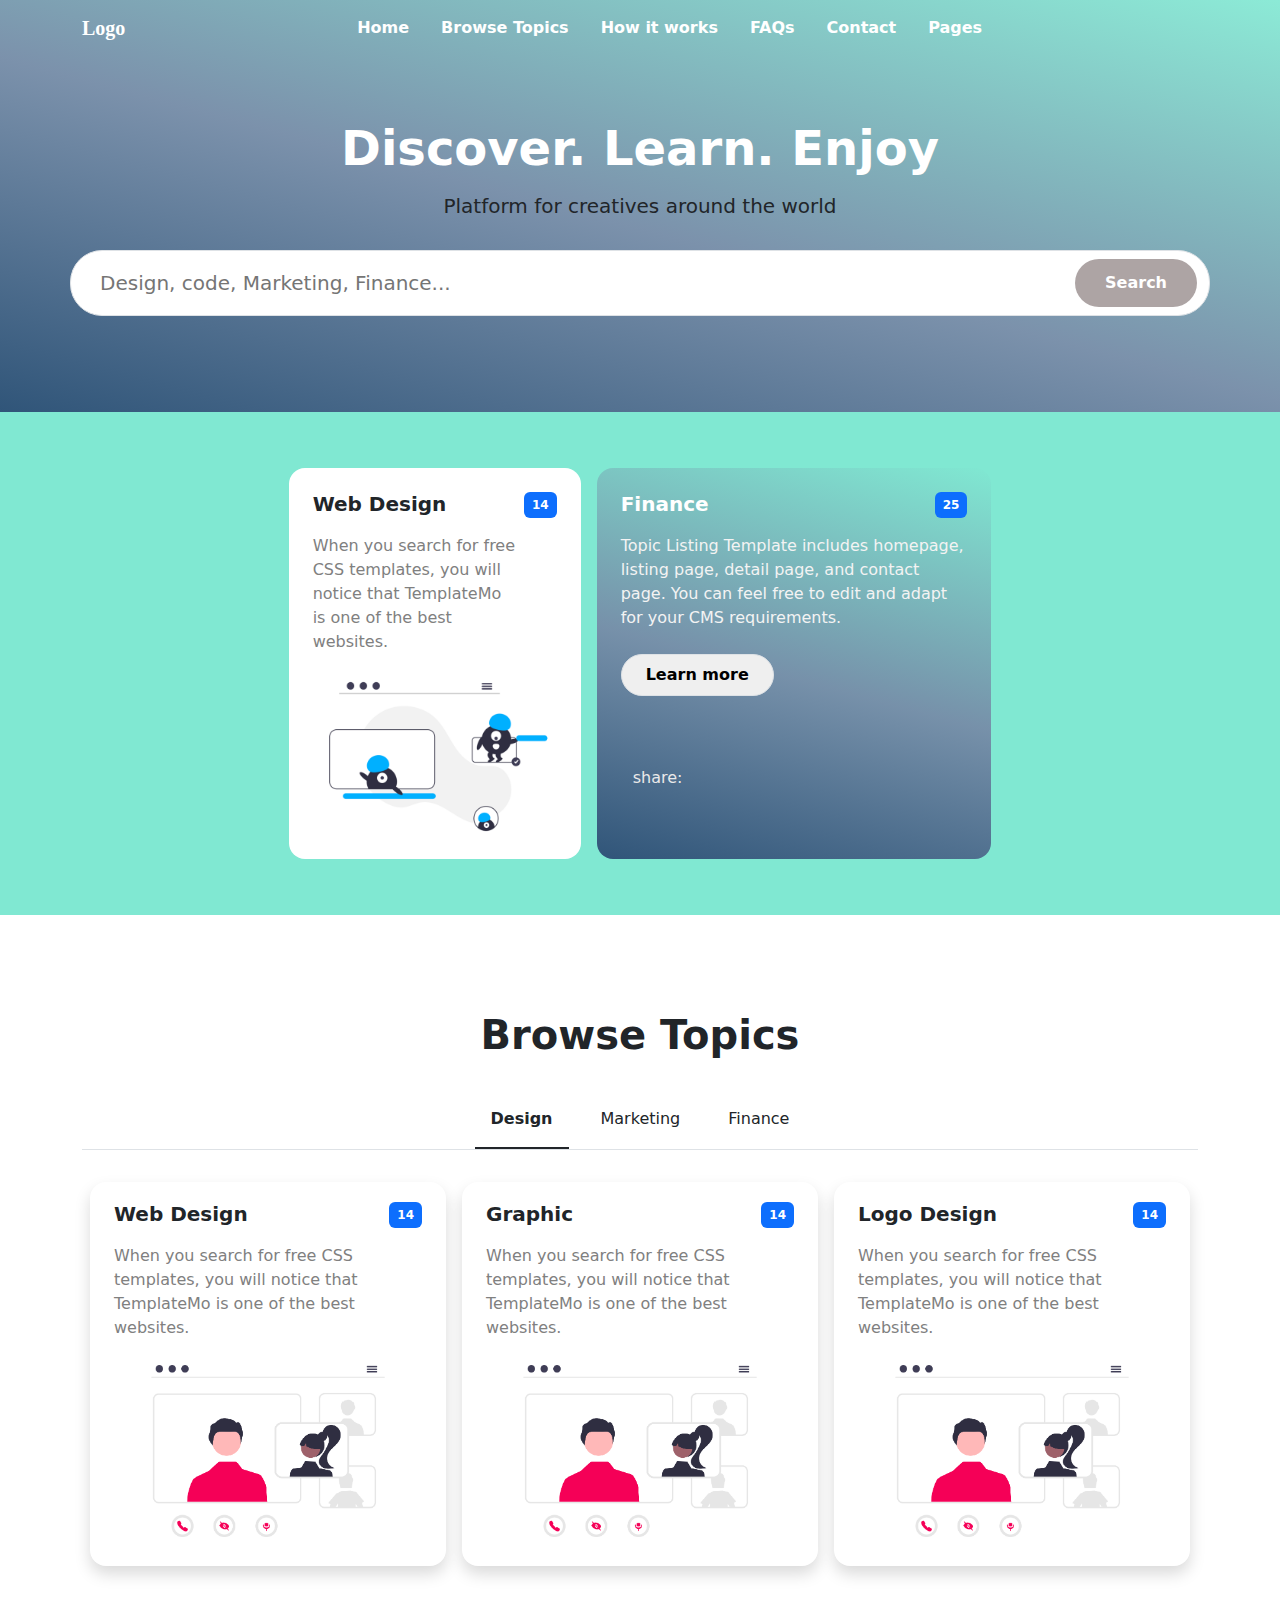
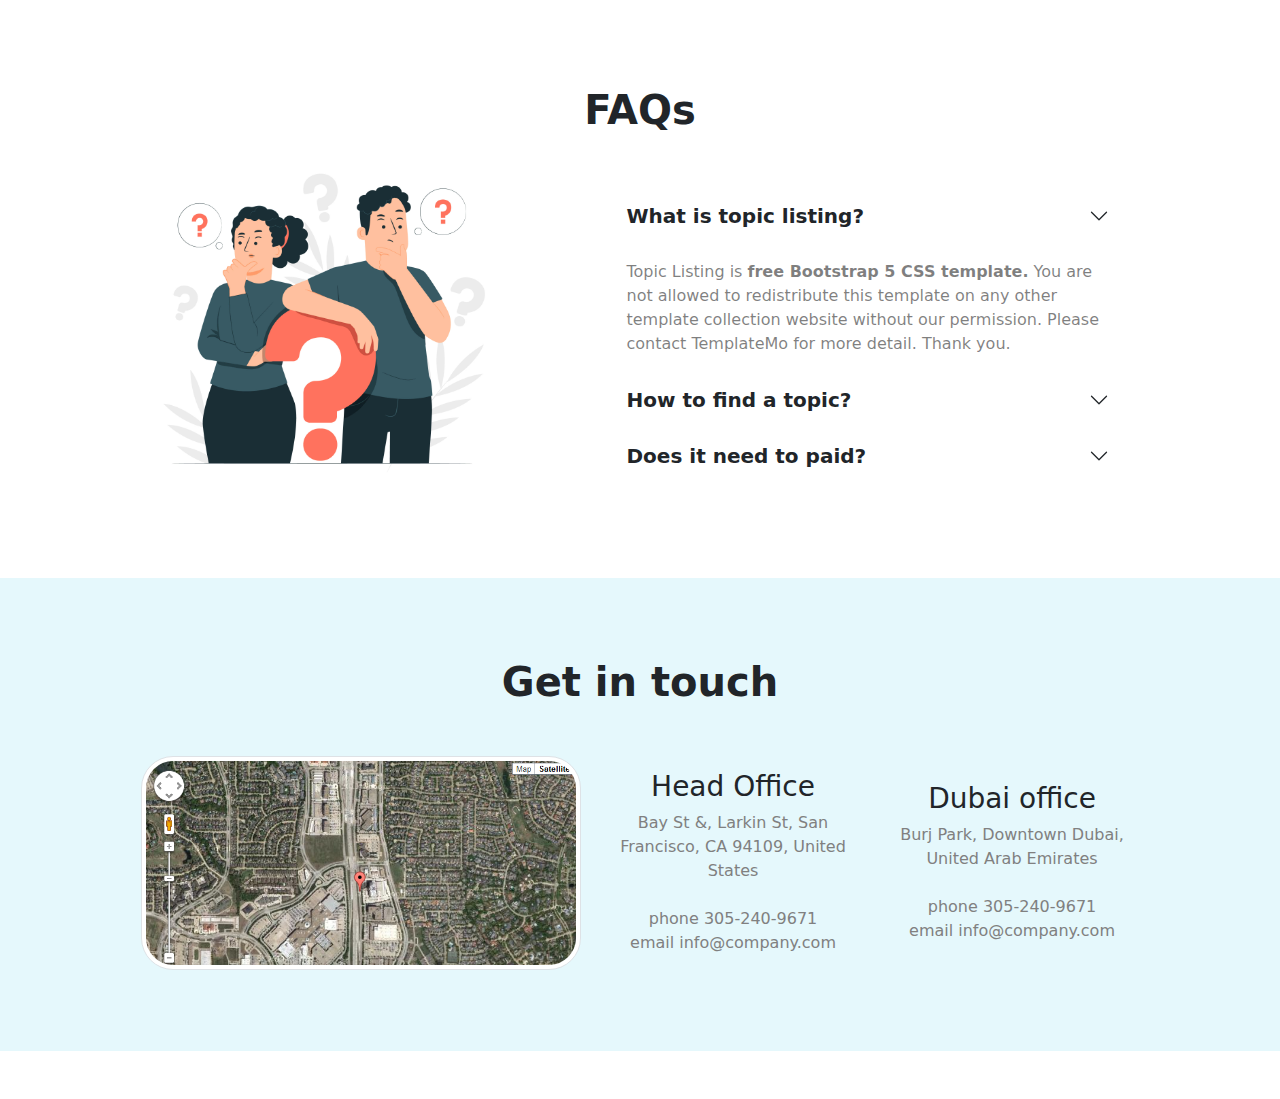
<file: index.html>
<!doctype html>
<html lang="en">
  <head>
    <meta charset="utf-8">
    <meta name="viewport" content="width=device-width, initial-scale=1">
    <title>Bootstrap demo</title>
    <link rel="stylesheet" href="style.css">
    <link href="https://cdn.jsdelivr.net/npm/bootstrap@5.3.3/dist/css/bootstrap.min.css" rel="stylesheet" integrity="sha384-QWTKZyjpPEjISv5WaRU9OFeRpok6YctnYmDr5pNlyT2bRjXh0JMhjY6hW+ALEwIH" crossorigin="anonymous">
  </head>
  <body>

    <!-- start of navigation bar -->

    <div class="background-color container-fluid justify-content-center">
      <nav class="navbar navbar-expand-lg ">
        <div class="container">
          <a class="navbar-brand text-white fw-bolder" href="#">Logo</a>
          <button class="navbar-toggler" data-bs-toggle="collapse" data-bs-target="#navbarNavAltMarkup">
            <span class="navbar-toggler-icon"></span>
          </button>
          <div class="collapse navbar-collapse justify-content-center" id="navbarNavAltMarkup">
            <div class="navbar-nav">
              <a class="nav-link active px-3 fw-bold text-white" aria-current="page" href="#">Home</a>
              <a class="nav-link px-3 fw-bold text-white" href="#">Browse Topics</a>
              <a class="nav-link px-3 fw-bold text-white" href="#">How it works</a>
              <a class="nav-link px-3 fw-bold text-white" href="#">FAQs</a>
              <a class="nav-link px-3 fw-bold text-white" href="#">Contact</a>
              <a class="nav-link px-3 fw-bold text-white" href="#">Pages</a>
            </div>
          </div>
        </div>
      </nav>

      <div class="container-fluid">
        <div class="container-sm p-2"></div>
        <h1 class="d-flex justify-content-center text-center pt-5 pb-2 fw-bold text-white center-title">Discover. Learn. Enjoy</h1>
        <h5 class="d-flex justify-content-center pb-4 text-center"> Platform for creatives around the world</h5>
      </div>

      <div class="container d-flex justify-content-between border border-none rounded-5 bg-white">
        <input class="col-8 col-sm-9 col-md-9 col-lg-9 col-xl-10 p-3 fs-5 border border-white rounded-5" type="text" placeholder="Design, code, Marketing, Finance..."> 
        <button class="mt-2 mb-2 rounded-5 search-button">Search</button>
      </div>

      <div class="container p-5">
      </div>
    </div>

    <!-- End of navigation bar -->

    <!-------------------------------------- start of title section -------------------------------------->

    <!-- <div class="py-3 backgroundImg">
      <div class="d-flex flex-row py-3 justify-content-center">
        <div class="p-1 col-8 col-sm-6 col-md-5 col-lg-5 col-xl-4 bg-white rounded-5">
          <input type="text" placeholder="Design, Code, Marketing, Finance" class="w-100 m-0 py-2 border border-0 rounded-5">
        </div>
        <div class="p-1 bg-white rounded-5">
          <button class="btn btn-info border border-0 rounded-5 text-white fw-bold px-4 m-0 py-2 align-items-center" style="font-size: 16px;">
            search
          </button>
        </div>
      </div>
    </div> -->

    <!-------------------------------------- End of title section -------------------------------------->
    
    <!-------------------------------------- start of middleware section -------------------------------------->

    <div class="container-fluid card-container">
      <div class="container-fluid row m-auto justify-content-center py-5">
        <div class="col-sm-9 col-md-8 col-lg-4 col-xl-3 p-2">
          <div class="container-fluid rounded-4 pt-3 px-4 h-100" style="background-color: white;">
            <div class="container-fluid p-0 pt-2 d-flex justify-content-between">
              <h5 class="fw-bold">Web Design</h5>
              <p class="p-1 px-2 fw-bold text-bg-primary rounded-2 card-tag">14</p>
            </div>
            <div class="container-fluid p-0">
              <p class="col-10 lh-md m-0" style="color: grey;"> When you search for free CSS templates, you will notice that TemplateMo is one of the best websites.</p>
            </div>
            <div class="container-fluid p-0">
              <img src="image3.png" alt="image" class="img-fluid">
            </div>
          </div>
        </div>
        <div class="col-sm-9 col-md-8 col-lg-5 col-xl-4 p-2">
          <div class="container-fluid rounded-4 pt-3 px-4 h-100 backgroundImg">
            <div class="container-fluid p-0 pt-2 d-flex justify-content-between">
              <h5 class="fw-bold  text-white">Finance</h5> 
              <p class="p-1 ps-2 pe-2 fw-bolder text-bg-primary rounded-2 card-tag">25</p>
            </div>
            <div class="container-fluid p-0">
              <p class="lh-md m-0" style="color: rgb(243, 243, 243);">Topic Listing Template includes homepage, listing page, detail page, and contact page. You can feel free to edit and adapt for your CMS requirements.</p>
            </div>
            <button class="my-4 p-2 px-4 mb-5 border border-none rounded-5 fw-bold Learn-more">Learn more</button>
            <div class="container py-4 d-flex">
              <h6 style="color: rgb(233, 233, 233);">share: </h6>
            </div>
          </div>
        </div>
      </div>
    </div>

    <!-------------------------------------- End of middleware section -------------------------------------->

    <!-------------------------------------- start of business cards -------------------------------------->

    <div class="container text-center mt-5 pt-5">
      <h1 class="fw-bold">Browse Topics</h1>
    </div>

    <div class="container py-4">
      <div class="nav nav-underline justify-content-center border-bottom">
        <button class="nav-link active text-dark p-3" data-bs-toggle="tab" data-bs-target="#nav-Design">Design</button>
        <button class="nav-link text-dark p-3" data-bs-toggle="tab" data-bs-target="#nav-Marketing">Marketing</button>
        <button class="nav-link text-dark p-3" data-bs-toggle="tab" data-bs-target="#nav-Finance">Finance</button>
      </div>
    </div>
    
    <div class="container tab-content">
      <div class="tab-pane fade show active" id="nav-Design">
        <div class="container d-flex row p-0 m-0 mb-5 justify-content-center">
          <div class="col-sm-6 col-md-6 col-lg-6 col-xl-4 p-2">
            <div class="container-fluid rounded-4 px-4 h-100 shadow py-1" style="background-color: white;">
              <div class="container-fluid p-0 py-3 d-flex justify-content-between">
                <h5 class="fw-bold m-0">Web Design</h5>
                <p class="p-1 px-2 fw-bold m-0 text-bg-primary rounded-2 card-tag">14</p>
              </div>
              <div class="container-fluid p-0">
                <p class="col-10 lh-md m-0" style="color: grey;"> When you search for free CSS templates, you will notice that TemplateMo is one of the best websites.</p>
              </div>
              <div class="container-fluid p-0">
                <img src="cards-2.png" alt="image" class="img-fluid">
              </div>
            </div>
          </div>
          <div class="col-sm-6 col-md-6 col-lg-6 col-xl-4 p-2">
            <div class="container-fluid rounded-4 px-4 h-100 shadow py-1" style="background-color: white;">
              <div class="container-fluid p-0 py-3 d-flex justify-content-between">
                <h5 class="fw-bold m-0">Graphic</h5>
                <p class="p-1 px-2 fw-bold m-0 text-bg-primary rounded-2 card-tag">14</p>
              </div>
              <div class="container-fluid p-0">
                <p class="col-10 lh-md m-0" style="color: grey;"> When you search for free CSS templates, you will notice that TemplateMo is one of the best websites.</p>
              </div>
              <div class="container-fluid p-0">
                <img src="cards-2.png" alt="image" class="img-fluid">
              </div>
            </div>
          </div>
          <div class="col-sm-6 col-md-6 col-lg-6 col-xl-4 p-2">
            <div class="container-fluid rounded-4 px-4 h-100 shadow py-1" style="background-color: white;">
              <div class="container-fluid p-0 py-3 d-flex justify-content-between">
                <h5 class="fw-bold m-0">Logo Design</h5>
                <p class="p-1 px-2 fw-bold m-0 text-bg-primary rounded-2 card-tag">14</p>
              </div>
              <div class="container-fluid p-0">
                <p class="col-10 lh-md m-0" style="color: grey;"> When you search for free CSS templates, you will notice that TemplateMo is one of the best websites.</p>
              </div>
              <div class="container-fluid p-0">
                <img src="cards-2.png" alt="image" class="img-fluid">
              </div>
            </div>
          </div>
        </div>
      </div>
      <div class="tab-pane fade justify-content-center" id="nav-Marketing">
        <div class="container d-flex row p-0 m-0 mb-5 justify-content-center">
          <div class="col-sm-6 col-md-6 col-lg-6 col-xl-4 p-2 justify-content-center">
            <div class="container-fluid rounded-4 px-4 h-100 shadow py-1" style="background-color: white;">
              <div class="container-fluid p-0 py-3 d-flex justify-content-between">
                <h5 class="fw-bold m-0">Advertising</h5>
                <p class="p-1 px-2 fw-bold m-0 text-bg-danger rounded-2 card-tag">14</p>
              </div>
              <div class="container-fluid p-0">
                <p class="col-10 lh-md m-0" style="color: grey;"> When you search for free CSS templates, you will notice that TemplateMo is one of the best websites.</p>
              </div>
              <div class="container-fluid p-0">
                <img src="cards-2.png" alt="image" class="img-fluid">
              </div>
            </div>
          </div>
          <div class="col-sm-6 col-md-6 col-lg-6 col-xl-4 p-2">
            <div class="container-fluid rounded-4 px-4 h-100 shadow py-1" style="background-color: white;">
              <div class="container-fluid p-0 py-3 d-flex justify-content-between">
                <h5 class="fw-bold m-0">Video Content</h5>
                <p class="p-1 px-2 fw-bold m-0 text-bg-danger rounded-2 card-tag">14</p>
              </div>
              <div class="container-fluid p-0">
                <p class="col-10 lh-md m-0" style="color: grey;"> When you search for free CSS templates, you will notice that TemplateMo is one of the best websites.</p>
              </div>
              <div class="container-fluid p-0">
                <img src="cards-2.png" alt="image" class="img-fluid">
              </div>
            </div>
          </div>
          <div class="col-sm-6 col-md-6 col-lg-6 col-xl-4 p-2">
            <div class="container-fluid rounded-4 px-4 h-100 shadow py-1" style="background-color: white;">
              <div class="container-fluid p-0 py-3 d-flex justify-content-between">
                <h5 class="fw-bold m-0">Viral Tweet</h5>
                <p class="p-1 px-2 fw-bold m-0 text-bg-danger rounded-2 card-tag">14</p>
              </div>
              <div class="container-fluid p-0">
                <p class="col-10 lh-md m-0" style="color: grey;"> When you search for free CSS templates, you will notice that TemplateMo is one of the best websites.</p>
              </div>
              <div class="container-fluid p-0">
                <img src="cards-2.png" alt="image" class="img-fluid">
              </div>
            </div>
          </div>
        </div>
      </div>
      <div class="tab-pane fade " id="nav-Finance">
        <div class="container d-flex row p-0 m-0 mb-5 justify-content-center">
          <div class="col-sm-6 col-md-6 col-lg-6 col-xl-4 p-2">
            <div class="container-fluid rounded-4 px-4 h-100 shadow py-1" style="background-color: white;">
              <div class="container-fluid p-0 py-3 d-flex justify-content-between">
                <h5 class="fw-bold m-0">Investment</h5>
                <p class="p-1 px-2 fw-bold m-0 text-white bg-warning rounded-2 card-tag">14</p>
              </div>
              <div class="container-fluid p-0">
                <p class="col-10 lh-md m-0" style="color: grey;"> When you search for free CSS templates, you will notice that TemplateMo is one of the best websites.</p>
              </div>
              <div class="container-fluid p-0">
                <img src="cards-2.png" alt="image" class="img-fluid">
              </div>
            </div>
          </div>
          <div class="col-sm-6 col-md-6 col-lg-6 col-xl-4 p-2">
            <div class="container-fluid rounded-4 px-4 h-100 shadow py-1" style="background-color: white;">
              <div class="container-fluid p-0 py-3 d-flex justify-content-between">
                <h5 class="fw-bold m-0">Finance</h5>
                <p class="p-1 px-2 fw-bold m-0 text-white bg-warning rounded-2 card-tag">14</p>
              </div>
              <div class="container-fluid p-0">
                <p class="col-10 lh-md m-0" style="color: grey;"> When you search for free CSS templates, you will notice that TemplateMo is one of the best websites.</p>
              </div>
              <div class="container-fluid p-0">
                <img src="cards-2.png" alt="image" class="img-fluid">
              </div>
            </div>
          </div>
          <div class="col-sm-6 col-md-6 col-lg-6 col-xl-4 p-2">
            <div class="container-fluid rounded-4 px-4 h-100 shadow py-1" style="background-color: white;">
              <div class="container-fluid p-0 py-3 d-flex justify-content-between">
                <h5 class="fw-bold m-0">Finance holding</h5>
                <p class="p-1 px-2 fw-bold m-0 text-white bg-warning rounded-2 card-tag">14</p>
              </div>
              <div class="container-fluid p-0">
                <p class="col-10 lh-md m-0" style="color: grey;"> When you search for free CSS templates, you will notice that TemplateMo is one of the best websites.</p>
              </div>
              <div class="container-fluid p-0">
                <img src="cards-2.png" alt="image" class="img-fluid">
              </div>
            </div>
          </div>
        </div>
      </div>
    </div>

    <!-------------------------------------- End of business cards -------------------------------------->




    <!-- ------------------------------------ start of FAQ section --------------------------------------->
     <div class="container pt-3">
        <h1 class="mt-5 fw-bold text-center">FAQs</h1>
      <div class="container row m-auto">
        <div class="col-sm-8 col-md-8 col-lg-6 col-xl-4 m-auto mb-5">
          <img src="faq.jpg" alt="" class="img-fluid">
        </div>
        <div class="col-sm-10 col-md-9 col-lg-6 col-xl-6 m-auto align-items-center accordion accordion-flush" id="accordionFlushExample">
          <div class="accordion-item border-0">
            <h2 class="accordion-header">
              <button class="accordion-button collapsed rounded-5 fw-bold fs-5" data-bs-toggle="collapse" data-bs-target="#flush-collapseOne">
                What is topic listing?
              </button>
            </h2>
            <div id="flush-collapseOne" class="accordion-collapse collapse show" data-bs-parent="#accordionFlushExample">
              <div class="accordion-body text-black-50 fs-6">Topic Listing is <strong>free Bootstrap 5 CSS template.</strong> You are not allowed to redistribute this template on any other template collection website without our permission. Please contact TemplateMo for more detail. Thank you.</div>
            </div>
          </div>
          <div class="accordion-item border-0">
            <h2 class="accordion-header">
              <button class="accordion-button collapsed rounded-5 fw-bold fs-5" data-bs-toggle="collapse" data-bs-target="#flush-collapseTwo">
                How to find a topic?
              </button>
            </h2>
            <div id="flush-collapseTwo" class="accordion-collapse collapse" data-bs-parent="#accordionFlushExample">
              <div class="accordion-body text-black-50 fs-6">You can search on Google with keywords such as templatemo portfolio, templatemo one-page layouts, photography, digital marketing, etc.</div>
            </div>
          </div>
          <div class="accordion-item border-0">
            <h2 class="accordion-header">
              <button class="accordion-button collapsed rounded-5 fw-bold fs-5" data-bs-toggle="collapse" data-bs-target="#flush-collapseThree">
                Does it need to paid?
              </button>
            </h2>
            <div id="flush-collapseThree" class="accordion-collapse collapse" data-bs-parent="#accordionFlushExample">
              <div class="accordion-body text-black-50 fs-6">You can modify any of this with custom CSS or overriding our default variables. It's also worth noting that just about any HTML can go within the .accordion-body, though the transition does limit overflow.</div>
            </div>
          </div>
        </div>
      </div>
    </div>
    <!--------------------------------------- End of FAQ section -------------------------------------->

    <!-------------------------------------- start of contact us -------------------------------------->

    <div class="container-fluid text-center my-5 pb-5" style="background-color: rgb(229, 248, 252);">
      <h1 class="fw-bold pb-3 m-0" style="padding-top: 80px;">Get in touch</h1>
      <div class="container m-auto row py-4 justify-content-center align-items-center">
        <div class="col-sm-10 col-md-10 col-lg-5 col-xl-5">
          <div>
            <img src="map.png" alt="map" class="img-thumbnail rounded-5">
          </div>
        </div>
        <div class="col-sm-10 col-md-6 col-lg-3 col-xl-3 p-4">
          <div>
            <h3>Head Office</h3>
            <p class="m-0" style="color: grey;">Bay St &, Larkin St, San Francisco, CA 94109, United States</p>
            <p class="m-0 pt-4" style="color: grey;">phone 305-240-9671</p>
            <p class="m-0" style="color: grey;">email info@company.com</p>
          </div>
        </div>
        <div class="col-sm-10 col-md-6 col-lg-3 col-xl-3 p-4">
          <h3>Dubai office</h3>
          <p class="m-0" style="color: grey;">Burj Park, Downtown Dubai, United Arab Emirates</p>
          <p class="m-0 pt-4" style="color: grey;">phone 305-240-9671</p>
          <p class="m-0" style="color: grey;">email info@company.com</p>
        </div>
      </div>
    </div>
    <!-------------------------------------- End of contact us -------------------------------------->


    <script src="https://cdn.jsdelivr.net/npm/bootstrap@5.3.3/dist/js/bootstrap.bundle.min.js" integrity="sha384-YvpcrYf0tY3lHB60NNkmXc5s9fDVZLESaAA55NDzOxhy9GkcIdslK1eN7N6jIeHz" crossorigin="anonymous"></script>
  </body>
</html>
</file>
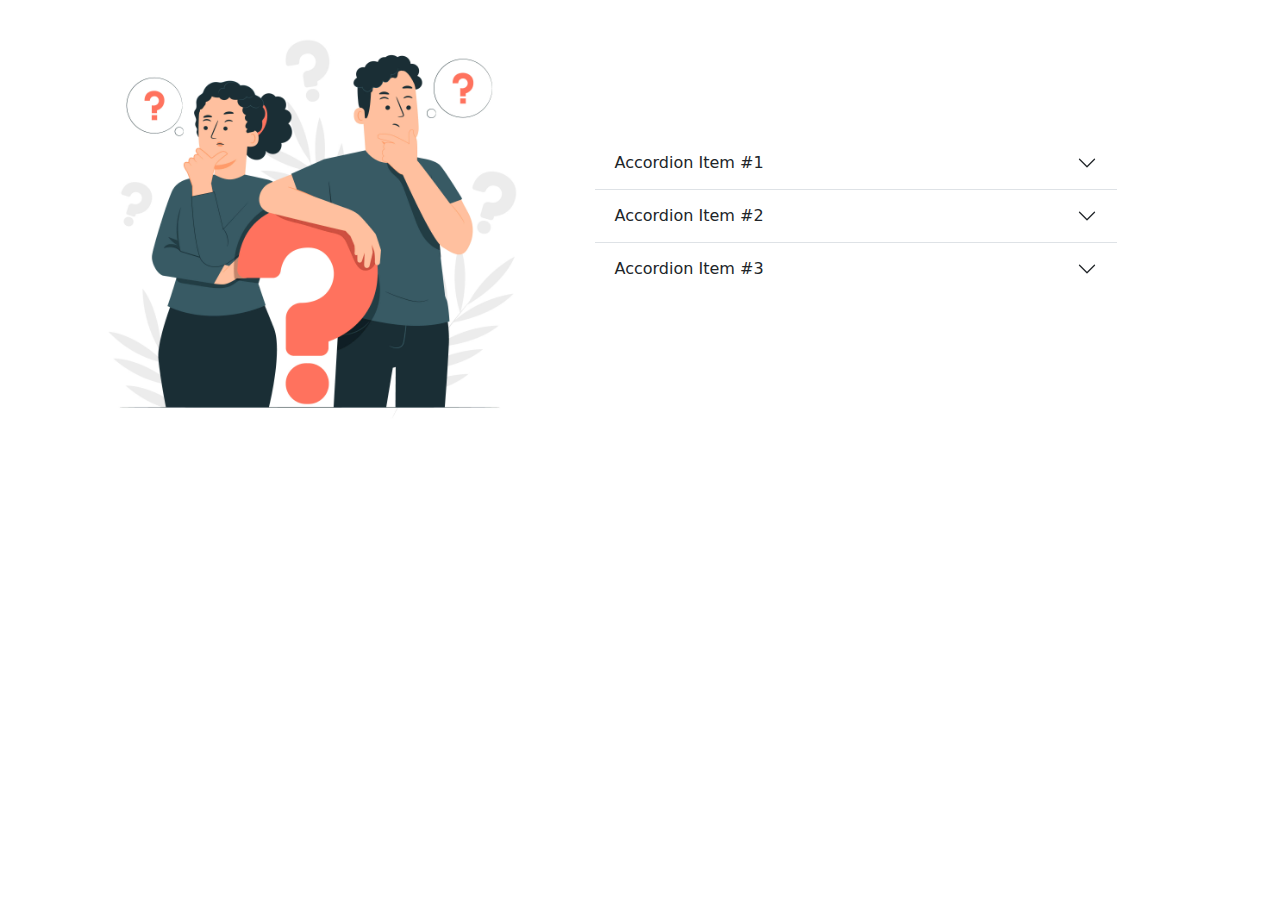
<file: index2.html>
<!doctype html>
<html lang="en">
  <head>
    <meta charset="utf-8">
    <meta name="viewport" content="width=device-width, initial-scale=1">
    <title>Bootstrap demo</title>
    <link href="https://cdn.jsdelivr.net/npm/bootstrap@5.3.3/dist/css/bootstrap.min.css" rel="stylesheet" integrity="sha384-QWTKZyjpPEjISv5WaRU9OFeRpok6YctnYmDr5pNlyT2bRjXh0JMhjY6hW+ALEwIH" crossorigin="anonymous">
  </head>
  <body>

    <div class="container">
      <div class="container row">
        <div class="col-5">
          <img src="faq.jpg" alt="" class="img-fluid">
        </div>
        <div class="col-6 m-auto align-items-center accordion accordion-flush" id="accordionFlushExample">
          <div class="accordion-item">
            <h2 class="accordion-header">
              <button class="accordion-button collapsed rounded-5" data-bs-toggle="collapse" data-bs-target="#flush-collapseOne">
                Accordion Item #1
              </button>
            </h2>
            <div id="flush-collapseOne" class="accordion-collapse collapse" data-bs-parent="#accordionFlushExample">
              <div class="accordion-body">Placeholder content for this accordion, which is intended to demonstrate the <code>.accordion-flush</code> class. This is the first item's accordion body.</div>
            </div>
          </div>
          <div class="accordion-item">
            <h2 class="accordion-header">
              <button class="accordion-button collapsed" data-bs-toggle="collapse" data-bs-target="#flush-collapseTwo">
                Accordion Item #2
              </button>
            </h2>
            <div id="flush-collapseTwo" class="accordion-collapse collapse" data-bs-parent="#accordionFlushExample">
              <div class="accordion-body">Placeholder content for this accordion, which is intended to demonstrate the <code>.accordion-flush</code> class. This is the second item's accordion body. Let's imagine this being filled with some actual content.</div>
            </div>
          </div>
          <div class="accordion-item">
            <h2 class="accordion-header">
              <button class="accordion-button collapsed" data-bs-toggle="collapse" data-bs-target="#flush-collapseThree">
                Accordion Item #3
              </button>
            </h2>
            <div id="flush-collapseThree" class="accordion-collapse collapse" data-bs-parent="#accordionFlushExample">
              <div class="accordion-body">Placeholder content for this accordion, which is intended to demonstrate the <code>.accordion-flush</code> class. This is the third item's accordion body. Nothing more exciting happening here in terms of content, but just filling up the space to make it look, at least at first glance, a bit more representative of how this would look in a real-world application.</div>
            </div>
          </div>
        </div>
      </div>
    </div>

    <script src="https://cdn.jsdelivr.net/npm/bootstrap@5.3.3/dist/js/bootstrap.bundle.min.js" integrity="sha384-YvpcrYf0tY3lHB60NNkmXc5s9fDVZLESaAA55NDzOxhy9GkcIdslK1eN7N6jIeHz" crossorigin="anonymous"></script>
  </body>
</html>
</file>
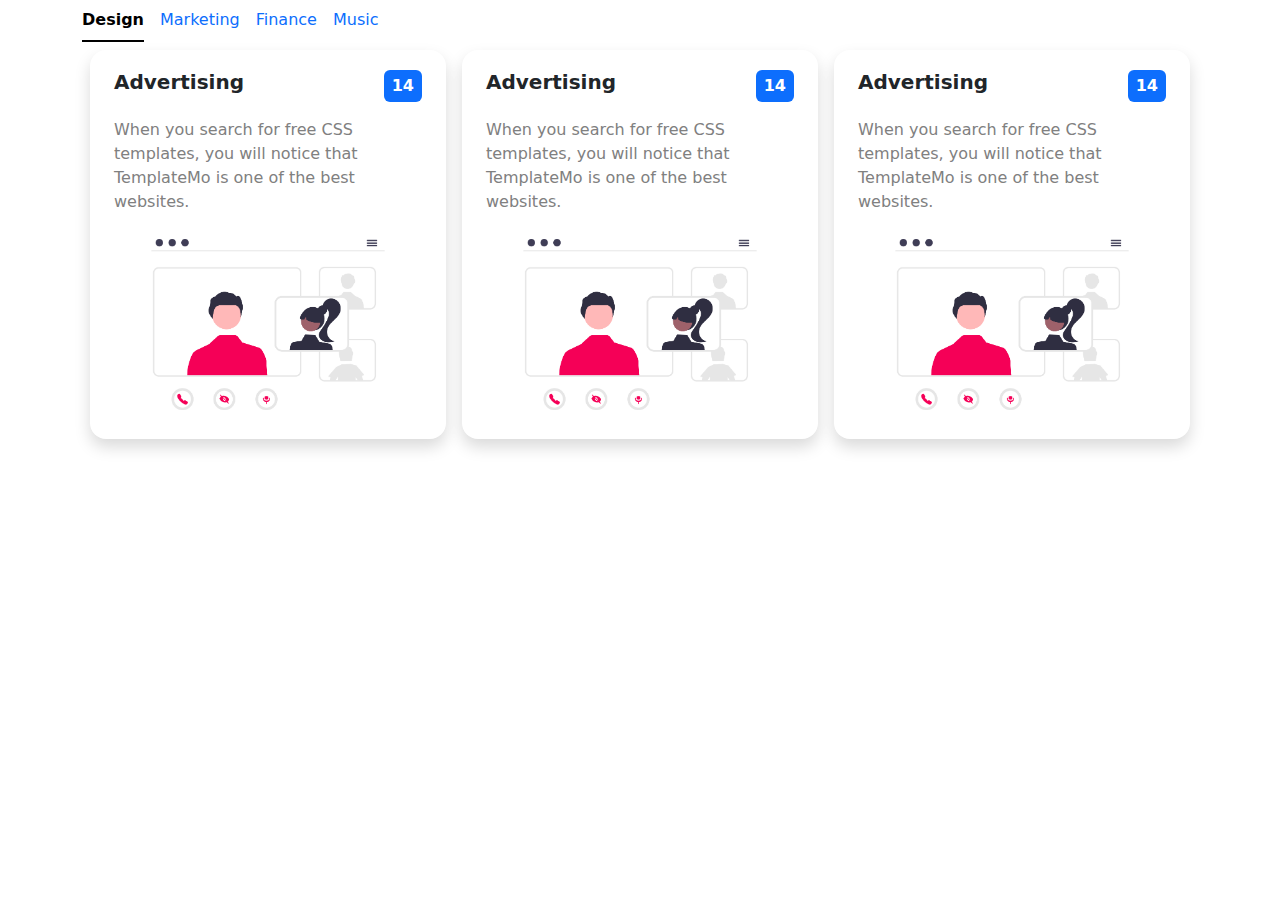
<file: index3.html>
<!doctype html>
<html lang="en">
  <head>
    <meta charset="utf-8">
    <meta name="viewport" content="width=device-width, initial-scale=1">
    <title>Bootstrap demo</title>
    <link href="https://cdn.jsdelivr.net/npm/bootstrap@5.3.3/dist/css/bootstrap.min.css" rel="stylesheet" integrity="sha384-QWTKZyjpPEjISv5WaRU9OFeRpok6YctnYmDr5pNlyT2bRjXh0JMhjY6hW+ALEwIH" crossorigin="anonymous">
  </head>
  <body>
    <div class="container">
      <div class="nav nav-underline">
        <button class="nav-link active" data-bs-toggle="tab" data-bs-target="#nav-Design">Design</button>
        <button class="nav-link" data-bs-toggle="tab" data-bs-target="#nav-Marketing">Marketing</button>
        <button class="nav-link" data-bs-toggle="tab" data-bs-target="#nav-Finance">Finance</button>
        <button class="nav-link" data-bs-toggle="tab" data-bs-target="#nav-Music">Music</button>
      </div>
    </div>
    
    <div class="container tab-content">
      <div class="tab-pane fade show active" id="nav-Design">
        <div class="container d-flex row p-0 m-0 justify-content-center">
          <div class="col-sm-6 col-md-6 col-lg-6 col-xl-4 p-2">
            <div class="container-fluid rounded-4 px-4 h-100 shadow py-1" style="background-color: white;">
              <div class="container-fluid p-0 py-3 d-flex justify-content-between">
                <h5 class="fw-bold m-0">Advertising</h5>
                <p class="p-1 px-2 fw-bold m-0 text-bg-primary rounded-2 card-tag">14</p>
              </div>
              <div class="container-fluid p-0">
                <p class="col-10 lh-md m-0" style="color: grey;"> When you search for free CSS templates, you will notice that TemplateMo is one of the best websites.</p>
              </div>
              <div class="container-fluid p-0">
                <img src="cards-2.png" alt="image" class="img-fluid">
              </div>
            </div>
          </div>
          <div class="col-sm-6 col-md-6 col-lg-6 col-xl-4 p-2">
            <div class="container-fluid rounded-4 px-4 h-100 shadow py-1" style="background-color: white;">
              <div class="container-fluid p-0 py-3 d-flex justify-content-between">
                <h5 class="fw-bold m-0">Advertising</h5>
                <p class="p-1 px-2 fw-bold m-0 text-bg-primary rounded-2 card-tag">14</p>
              </div>
              <div class="container-fluid p-0">
                <p class="col-10 lh-md m-0" style="color: grey;"> When you search for free CSS templates, you will notice that TemplateMo is one of the best websites.</p>
              </div>
              <div class="container-fluid p-0">
                <img src="cards-2.png" alt="image" class="img-fluid">
              </div>
            </div>
          </div>
          <div class="col-sm-6 col-md-6 col-lg-6 col-xl-4 p-2">
            <div class="container-fluid rounded-4 px-4 h-100 shadow py-1" style="background-color: white;">
              <div class="container-fluid p-0 py-3 d-flex justify-content-between">
                <h5 class="fw-bold m-0">Advertising</h5>
                <p class="p-1 px-2 fw-bold m-0 text-bg-primary rounded-2 card-tag">14</p>
              </div>
              <div class="container-fluid p-0">
                <p class="col-10 lh-md m-0" style="color: grey;"> When you search for free CSS templates, you will notice that TemplateMo is one of the best websites.</p>
              </div>
              <div class="container-fluid p-0">
                <img src="cards-2.png" alt="image" class="img-fluid">
              </div>
            </div>
          </div>
        </div>
      </div>
      <div class="tab-pane fade justify-content-center" id="nav-Marketing">
        <div class="container d-flex row p-0 m-0 justify-content-center">
          <div class="col-sm-6 col-md-6 col-lg-6 col-xl-4 p-2 justify-content-center">
            <div class="container-fluid rounded-4 px-4 h-100 shadow py-1" style="background-color: white;">
              <div class="container-fluid p-0 py-3 d-flex justify-content-between">
                <h5 class="fw-bold m-0">Advertising</h5>
                <p class="p-1 px-2 fw-bold m-0 text-bg-danger rounded-2 card-tag">14</p>
              </div>
              <div class="container-fluid p-0">
                <p class="col-10 lh-md m-0" style="color: grey;"> When you search for free CSS templates, you will notice that TemplateMo is one of the best websites.</p>
              </div>
              <div class="container-fluid p-0">
                <img src="cards-2.png" alt="image" class="img-fluid">
              </div>
            </div>
          </div>
          <div class="col-sm-6 col-md-6 col-lg-6 col-xl-4 p-2">
            <div class="container-fluid rounded-4 px-4 h-100 shadow py-1" style="background-color: white;">
              <div class="container-fluid p-0 py-3 d-flex justify-content-between">
                <h5 class="fw-bold m-0">Advertising</h5>
                <p class="p-1 px-2 fw-bold m-0 text-bg-primary rounded-2 card-tag">14</p>
              </div>
              <div class="container-fluid p-0">
                <p class="col-10 lh-md m-0" style="color: grey;"> When you search for free CSS templates, you will notice that TemplateMo is one of the best websites.</p>
              </div>
              <div class="container-fluid p-0">
                <img src="cards-2.png" alt="image" class="img-fluid">
              </div>
            </div>
          </div>
          <div class="col-sm-6 col-md-6 col-lg-6 col-xl-4 p-2">
            <div class="container-fluid rounded-4 px-4 h-100 shadow py-1" style="background-color: white;">
              <div class="container-fluid p-0 py-3 d-flex justify-content-between">
                <h5 class="fw-bold m-0">Advertising</h5>
                <p class="p-1 px-2 fw-bold m-0 text-bg-danger rounded-2 card-tag">14</p>
              </div>
              <div class="container-fluid p-0">
                <p class="col-10 lh-md m-0" style="color: grey;"> When you search for free CSS templates, you will notice that TemplateMo is one of the best websites.</p>
              </div>
              <div class="container-fluid p-0">
                <img src="cards-2.png" alt="image" class="img-fluid">
              </div>
            </div>
          </div>
        </div>
      </div>
      <div class="tab-pane fade " id="nav-Finance">
        <div class="container d-flex row p-0 m-0 justify-content-center">
          <div class="col-sm-6 col-md-6 col-lg-6 col-xl-4 p-2">
            <div class="container-fluid rounded-4 px-4 h-100 shadow py-1" style="background-color: white;">
              <div class="container-fluid p-0 py-3 d-flex justify-content-between">
                <h5 class="fw-bold m-0">Advertising</h5>
                <p class="p-1 px-2 fw-bold m-0 text-bg-primary rounded-2 card-tag">14</p>
              </div>
              <div class="container-fluid p-0">
                <p class="col-10 lh-md m-0" style="color: grey;"> When you search for free CSS templates, you will notice that TemplateMo is one of the best websites.</p>
              </div>
              <div class="container-fluid p-0">
                <img src="cards-2.png" alt="image" class="img-fluid">
              </div>
            </div>
          </div>
          <div class="col-sm-6 col-md-6 col-lg-6 col-xl-4 p-2">
            <div class="container-fluid rounded-4 px-4 h-100 shadow py-1" style="background-color: white;">
              <div class="container-fluid p-0 py-3 d-flex justify-content-between">
                <h5 class="fw-bold m-0">Advertising</h5>
                <p class="p-1 px-2 fw-bold m-0 text-bg-primary rounded-2 card-tag">14</p>
              </div>
              <div class="container-fluid p-0">
                <p class="col-10 lh-md m-0" style="color: grey;"> When you search for free CSS templates, you will notice that TemplateMo is one of the best websites.</p>
              </div>
              <div class="container-fluid p-0">
                <img src="cards-2.png" alt="image" class="img-fluid">
              </div>
            </div>
          </div>
          <div class="col-sm-6 col-md-6 col-lg-6 col-xl-4 p-2">
            <div class="container-fluid rounded-4 px-4 h-100 shadow py-1" style="background-color: white;">
              <div class="container-fluid p-0 py-3 d-flex justify-content-between">
                <h5 class="fw-bold m-0">Advertising</h5>
                <p class="p-1 px-2 fw-bold m-0 text-bg-primary rounded-2 card-tag">14</p>
              </div>
              <div class="container-fluid p-0">
                <p class="col-10 lh-md m-0" style="color: grey;"> When you search for free CSS templates, you will notice that TemplateMo is one of the best websites.</p>
              </div>
              <div class="container-fluid p-0">
                <img src="cards-2.png" alt="image" class="img-fluid">
              </div>
            </div>
          </div>
        </div>
      </div>
      <div class="tab-pane fade " id="nav-Music">
        <div class="container d-flex row p-0 m-0 justify-content-center">
          <div class="col-sm-6 col-md-6 col-lg-6 col-xl-4 p-2">
            <div class="container-fluid rounded-4 px-4 h-100 shadow py-1" style="background-color: white;">
              <div class="container-fluid p-0 py-3 d-flex justify-content-between">
                <h5 class="fw-bold m-0">Advertising</h5>
                <p class="p-1 px-2 fw-bold m-0 text-bg-primary rounded-2 card-tag">14</p>
              </div>
              <div class="container-fluid p-0">
                <p class="col-10 lh-md m-0" style="color: grey;"> When you search for free CSS templates, you will notice that TemplateMo is one of the best websites.</p>
              </div>
              <div class="container-fluid p-0">
                <img src="cards-2.png" alt="image" class="img-fluid">
              </div>
            </div>
          </div>
          <div class="col-sm-6 col-md-6 col-lg-6 col-xl-4 p-2">
            <div class="container-fluid rounded-4 px-4 h-100 shadow py-1" style="background-color: white;">
              <div class="container-fluid p-0 py-3 d-flex justify-content-between">
                <h5 class="fw-bold m-0">Advertising</h5>
                <p class="p-1 px-2 fw-bold m-0 text-bg-primary rounded-2 card-tag">14</p>
              </div>
              <div class="container-fluid p-0">
                <p class="col-10 lh-md m-0" style="color: grey;"> When you search for free CSS templates, you will notice that TemplateMo is one of the best websites.</p>
              </div>
              <div class="container-fluid p-0">
                <img src="cards-2.png" alt="image" class="img-fluid">
              </div>
            </div>
          </div>
          <div class="col-sm-6 col-md-6 col-lg-6 col-xl-4 p-2">
            <div class="container-fluid rounded-4 px-4 h-100 shadow py-1" style="background-color: white;">
              <div class="container-fluid p-0 py-3 d-flex justify-content-between">
                <h5 class="fw-bold m-0">Advertising</h5>
                <p class="p-1 px-2 fw-bold m-0 text-bg-primary rounded-2 card-tag">14</p>
              </div>
              <div class="container-fluid p-0">
                <p class="col-10 lh-md m-0" style="color: grey;"> When you search for free CSS templates, you will notice that TemplateMo is one of the best websites.</p>
              </div>
              <div class="container-fluid p-0">
                <img src="cards-2.png" alt="image" class="img-fluid">
              </div>
            </div>
          </div>
        </div>
      </div>
    </div>
    <script src="https://cdn.jsdelivr.net/npm/bootstrap@5.3.3/dist/js/bootstrap.bundle.min.js" integrity="sha384-YvpcrYf0tY3lHB60NNkmXc5s9fDVZLESaAA55NDzOxhy9GkcIdslK1eN7N6jIeHz" crossorigin="anonymous"></script>
  </body>
</html>
</file>
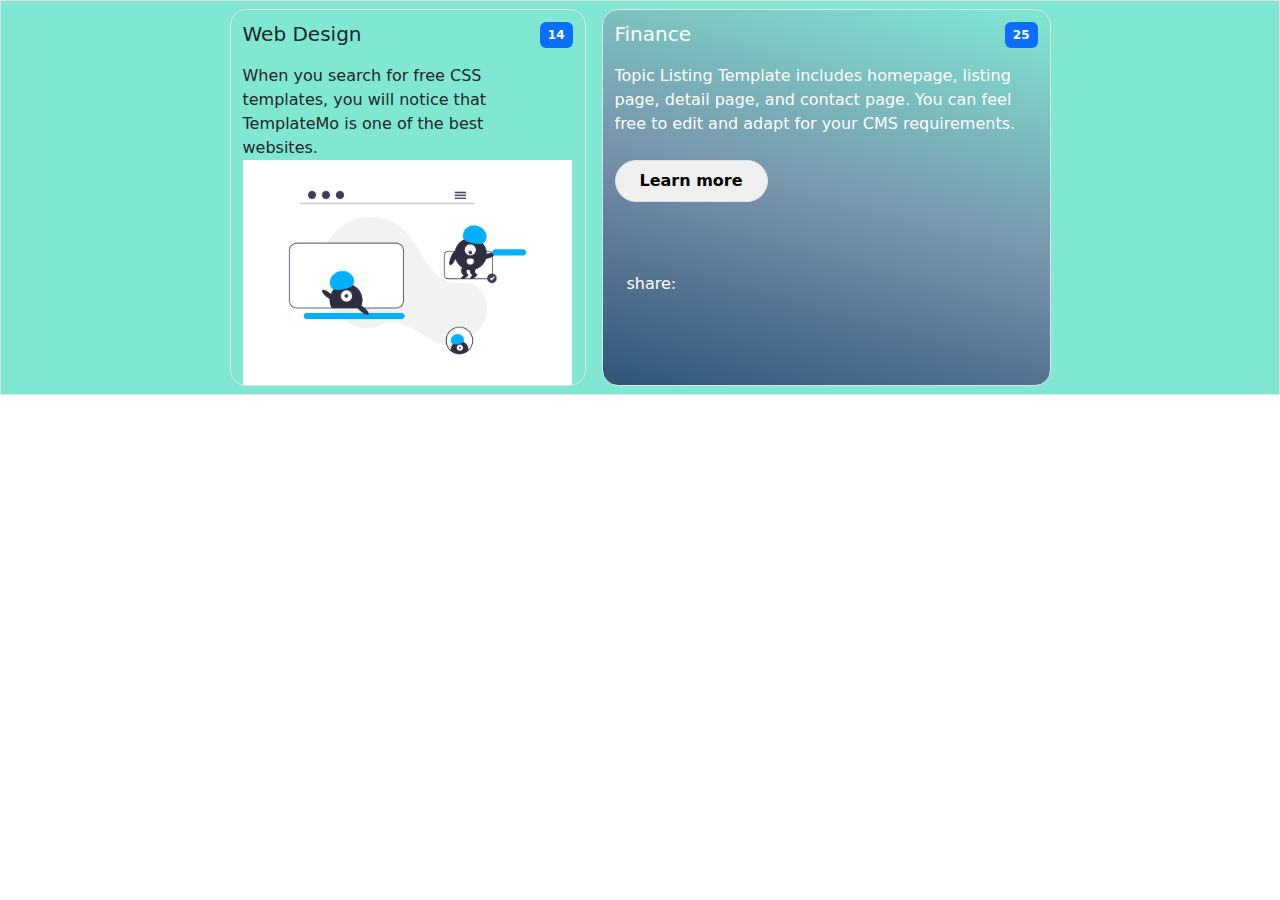
<file: responsive.html>
<!doctype html>
<html lang="en">
  <head>
    <meta charset="utf-8">
    <meta name="viewport" content="width=device-width, initial-scale=1">
    <title>Bootstrap demo</title>
    <link rel="stylesheet" href="style.css">
    <link href="https://cdn.jsdelivr.net/npm/bootstrap@5.3.3/dist/css/bootstrap.min.css" rel="stylesheet" integrity="sha384-QWTKZyjpPEjISv5WaRU9OFeRpok6YctnYmDr5pNlyT2bRjXh0JMhjY6hW+ALEwIH" crossorigin="anonymous">
  </head>
  <body>
    <div class="container-fluid border card-container">
      <div class="container row m-auto justify-content-center">
        <div class="col-sm-10 col-md-8 col-lg-4 p-2">
          <div class="container-fluid rounded-4 border pt-1 h-100">
            <div class="container-fluid p-0 pt-2 d-flex justify-content-between">
              <h5>Web Design</h5>
              <p class="p-1 px-2 fw-bold text-bg-primary rounded-2 card-tag">14</p>
            </div>
            <div class="container-fluid p-0">
              <p class="col-10 lh-md m-0"> When you search for free CSS templates, you will notice that TemplateMo is one of the best websites.</p>
            </div>
            <div class="container-fluid p-0">
              <img src="image1.png" alt="image" class="img-fluid">
            </div>
          </div>
        </div>
        <div class="col-sm-10 col-md-8 col-lg-5 p-2">
          <div class="container-fluid rounded-4 border text-white pt-1 h-100 backgroundImg">
            <div class="container-fluid p-0 pt-2 d-flex justify-content-between">
              <h5>Finance</h5> 
              <p class="p-1 ps-2 pe-2 fw-bolder text-bg-primary rounded-2 card-tag">25</p>
            </div>
            <div class="container-fluid p-0">
              <p class="lh-md m-0">Topic Listing Template includes homepage, listing page, detail page, and contact page. You can feel free to edit and adapt for your CMS requirements.</p>
            </div>
            <button class="my-4 p-2 px-4 mb-5 border border-none rounded-5 fw-bold Learn-more">Learn more</button>
            <div class="container py-4 d-flex">
              <h6>share: </h6>
            </div>
          </div>
        </div>
      </div>
    </div>
    <script src="https://cdn.jsdelivr.net/npm/bootstrap@5.3.3/dist/js/bootstrap.bundle.min.js" integrity="sha384-YvpcrYf0tY3lHB60NNkmXc5s9fDVZLESaAA55NDzOxhy9GkcIdslK1eN7N6jIeHz" crossorigin="anonymous"></script>
  </body>
</html>
</file>
<file: style.css>
*{
  margin: 0;
}

.navbar-brand {
  font-family: 'Protest Guerrilla';
  font-size: 25px;
}

.card-tag {
  font-size: 12px;
}

.backgroundImg {
  background: rgb(48,85,121);background: linear-gradient(15deg, rgba(48,85,121,1) 0%, rgba(118,141,168,0.9612219887955182) 47%, rgba(128,232,210,0.9051995798319328) 100%);
}

.card-container {
  background-color: #80e8d2;
}


.background-color {
  background: rgb(48,85,121);background: linear-gradient(15deg, rgba(48,85,121,1) 0%, rgba(118,141,168,0.9612219887955182) 47%, rgba(128,232,210,0.9051995798319328) 100%);
}

.search-button {
  border-style: none;
  border: 0px;
  padding-left: 30px;
  padding-right: 30px;
  color: white;
  font-weight: bold;
  background-color: rgb(173, 164, 164);
}

.center-title {
  font-size: 3rem;
}
</file>
